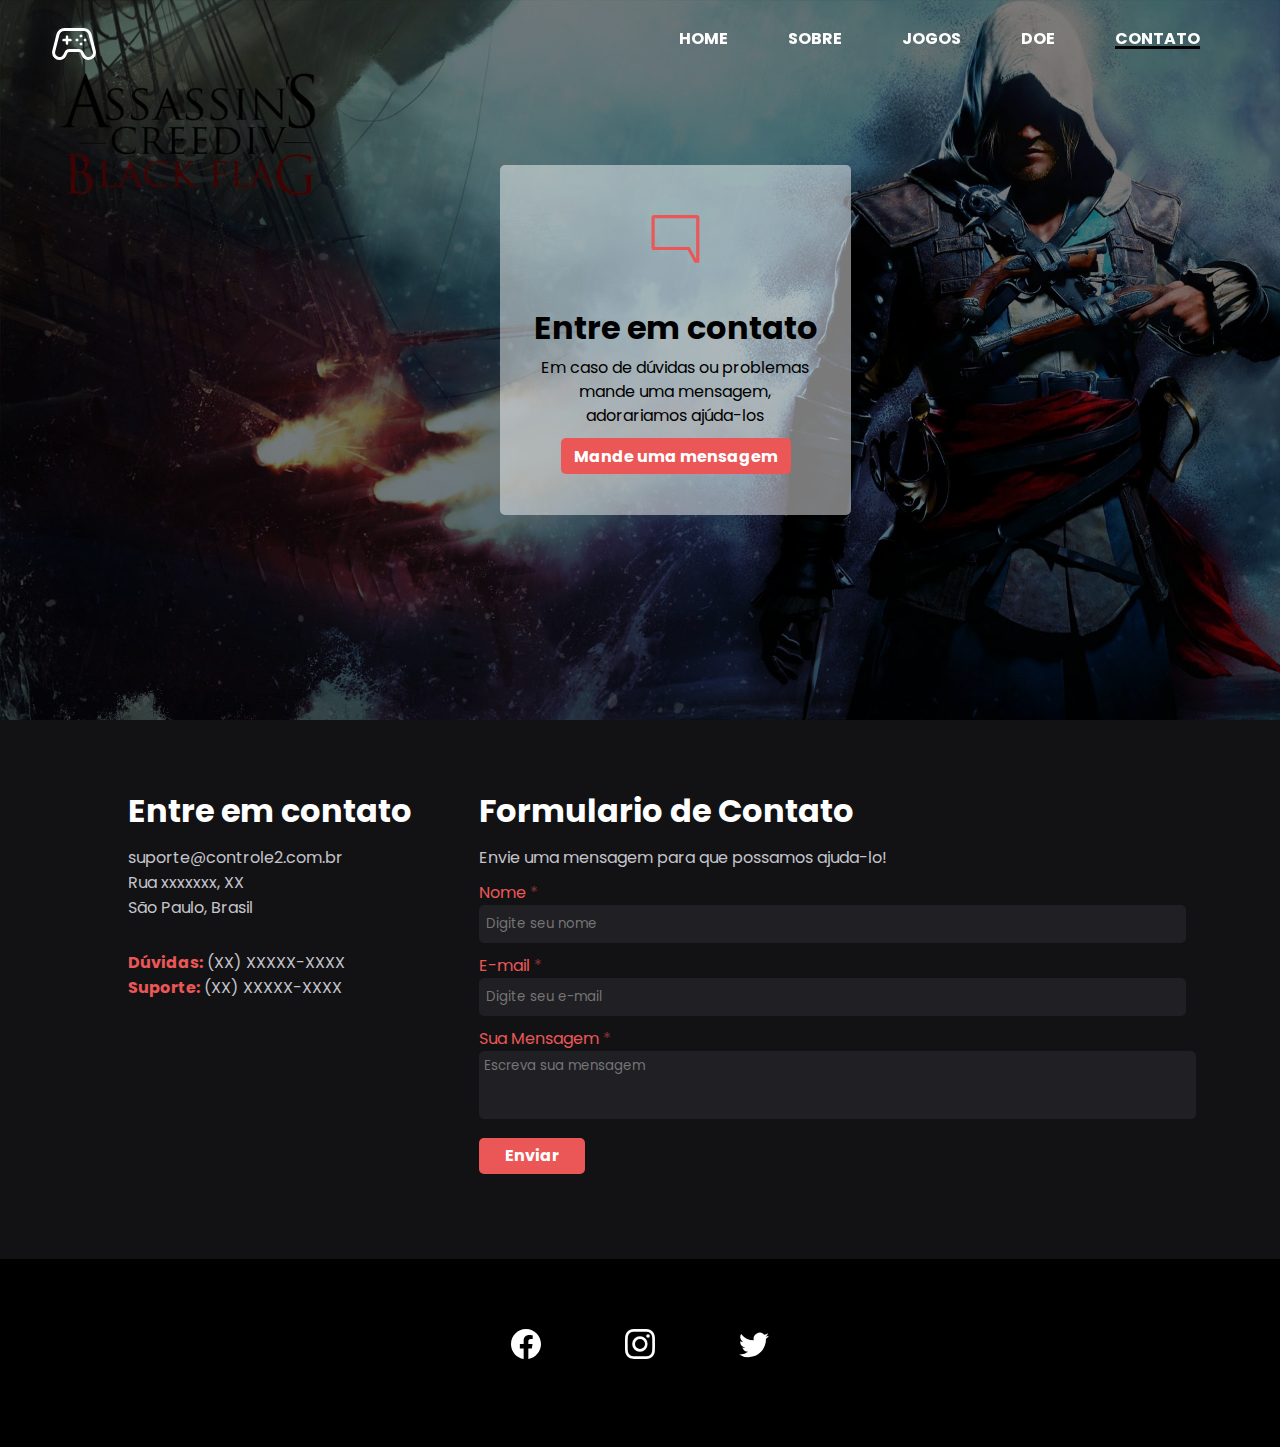
<file: html/contato.html>
<!DOCTYPE html>
<html lang="pt-br">

<head>
    <meta charset="UTF-8">
    <meta http-equiv="X-UA-Compatible" content="IE=edge">
    <meta name="viewport" content="width=device-width, initial-scale=1.0">
    <title>Contato - Controle II</title>

    <!-- FONTES -->
    <link rel="preconnect" href="https://fonts.googleapis.com">
    <link rel="preconnect" href="https://fonts.gstatic.com" crossorigin>
    <link href="https://fonts.googleapis.com/css2?family=Poppins:wght@400;700;800&display=swap" rel="stylesheet">


    <link rel="icon" href="/img/svg/stadia_controller_FILL0_wght400_GRAD0_opsz48.svg">

    <link rel="stylesheet" href="/css/navbar.css">
    <link rel="stylesheet" href="/css/contato.css">
    <link rel="stylesheet" href="/css/footer.css">

</head>

<body>
    <div class="container">

        <header>
            <nav>
                <div class="nav-container">
                    <a href="/index.html">
                        <svg xmlns="http://www.w3.org/2000/svg" fill="white" height="48" width="48">
                            <path
                                d="M9.45 40q-3.15 0-5.2-2.2-2.05-2.2-2.15-5.15 0-.4.05-.9t.15-.9l4.2-16.8q.7-2.65 2.875-4.35Q11.55 8 14.25 8h19.5q2.7 0 4.875 1.7t2.875 4.35l4.2 16.8q.1.45.175.925.075.475.075.925 0 3-2.125 5.15Q41.7 40 38.55 40q-2.1 0-3.9-1.1-1.8-1.1-2.7-3l-1.4-2.9q-.25-.55-.725-.775Q29.35 32 28.75 32h-9.5q-.6 0-1.075.225T17.45 33l-1.4 2.9q-.9 1.9-2.7 3-1.8 1.1-3.9 1.1Zm.15-3q1.1 0 2.125-.575T13.4 34.6l1.4-2.85q.65-1.3 1.825-2.025Q17.8 29 19.25 29h9.5q1.4 0 2.6.75 1.2.75 1.9 2l1.4 2.85q.65 1.25 1.675 1.825T38.45 37q1.7 0 3.05-1.175 1.35-1.175 1.4-3.075 0-.25-.025-.575-.025-.325-.125-.625l-4.2-16.75q-.4-1.7-1.725-2.75Q35.5 11 33.75 11h-19.5q-1.75 0-3.075 1.05Q9.85 13.1 9.45 14.8l-4.2 16.75q-.05.2-.15 1.15 0 1.9 1.4 3.1Q7.9 37 9.6 37ZM27 21.5q-.6 0-1.05-.45-.45-.45-.45-1.1 0-.6.45-1.025.45-.425 1.1-.425.6 0 1.025.425.425.425.425 1.075 0 .6-.425 1.05-.425.45-1.075.45Zm4-4q-.6 0-1.05-.45-.45-.45-.45-1.1 0-.6.45-1.025.45-.425 1.1-.425.6 0 1.025.425.425.425.425 1.075 0 .6-.425 1.05-.425.45-1.075.45Zm0 8q-.6 0-1.05-.45-.45-.45-.45-1.1 0-.6.45-1.025.45-.425 1.1-.425.6 0 1.025.425.425.425.425 1.075 0 .6-.425 1.05-.425.45-1.075.45Zm4-4q-.6 0-1.05-.45-.45-.45-.45-1.1 0-.6.45-1.025.45-.425 1.1-.425.6 0 1.025.425.425.425.425 1.075 0 .6-.425 1.05-.425.45-1.075.45Zm-18 3.25q-.5 0-.875-.375t-.375-.875v-2.25H13.5q-.5 0-.875-.375T12.25 20q0-.5.375-.875t.875-.375h2.25V16.5q0-.5.375-.875T17 15.25q.5 0 .875.375t.375.875v2.25h2.25q.5 0 .875.375t.375.875q0 .5-.375.875t-.875.375h-2.25v2.25q0 .5-.375.875T17 24.75Z" />
                        </svg>
                    </a>

                    <ul>
                        <li><a href="/index.html">HOME</a></li>
                        <li><a href="/html/sobre.html">SOBRE</a></li>
                        <li><a href="/html/jogos.html">JOGOS</a></li>
                        <li><a href="/html/doe.html">DOE</a></li>
                        <li class="nav-select"><a href="/html/contato.html">CONTATO</a></li>
                    </ul>
                </div>
            </nav>
        </header>

        <div class="container-painel">
            <img class="brilho-img" src="/img/wallpaper-ac.jpg" alt="" >

            <div class="conteudo-painel">

                <div class="quadrado">
                    <img src="/img/svg/comment.svg" alt="" width="48px" height="48px">
                    <h2>Entre em contato</h2>
                    <p>
                        Em caso de dúvidas ou problemas mande uma mensagem, 
                        <br>
                        adorariamos ajúda-los
                    </p>
                    <a href="#form"><button>Mande uma mensagem</button></a>
                </div>
            </div>
        </div>

        <div class="container-form">
            <div class="sub-container-form">
                <div class="contato">
                    <h2 class="h2">Entre em contato</h2>
                    <p class="p">
                        suporte@controle2.com.br
                        <br>
                        Rua xxxxxxx, XX
                        <br>
                        São Paulo, Brasil
                    </p>
                    <p class="p p-margin">
                        <strong class="red">Dúvidas:</strong> (XX) XXXXX-XXXX
                        <br>
                        <strong class="red">Suporte:</strong> (XX) XXXXX-XXXX
                    </p>
                </div>
                <div class="container-form-contato" id="form">
                    <h2 class="h2" >Formulario de Contato</h2>
                    <p class="p">Envie uma mensagem para que possamos ajuda-lo!</p>
                    <form action="">
                        <label for="name">Nome <span class="required">*</span> </label>
                        <br>
                        <input type="text" name="name" id="name" placeholder="Digite seu nome" required>
                        <br>
                        <label for="email">E-mail <span class="required">*</span></label>
                        <br>
                        <input type="email" name="email" id="email" placeholder="Digite seu e-mail" required>
                        <br>
                        <label for="">
                            Sua Mensagem <span class="required">*</span>
                            <br>
                            <textarea name="message" id="message" cols="10" rows="10" placeholder="Escreva sua mensagem" required></textarea>
                        </label>
                        <br>
                        <button id="button-form" type="submit">Enviar</button>
                    </form>
                </div>
            </div>
        </div>


        <footer>
            <div class="container-footer">
                <div class="social-midia">
                    <center>
                        <a href=""><img src="/img/svg/facebook.svg" alt=""></a>
                        
                        
                        <a href=""><img src="/img/svg/instagram.svg" alt=""></a>
                        
                    
                        <a href=""><img src="/img/svg/twitter.svg" alt=""></a>
        
                        
                    </center>
                </div>
            </div>
        </footer>




    </div>

    <script src="/js/script.js"></script>
</body>

</html>
</file>
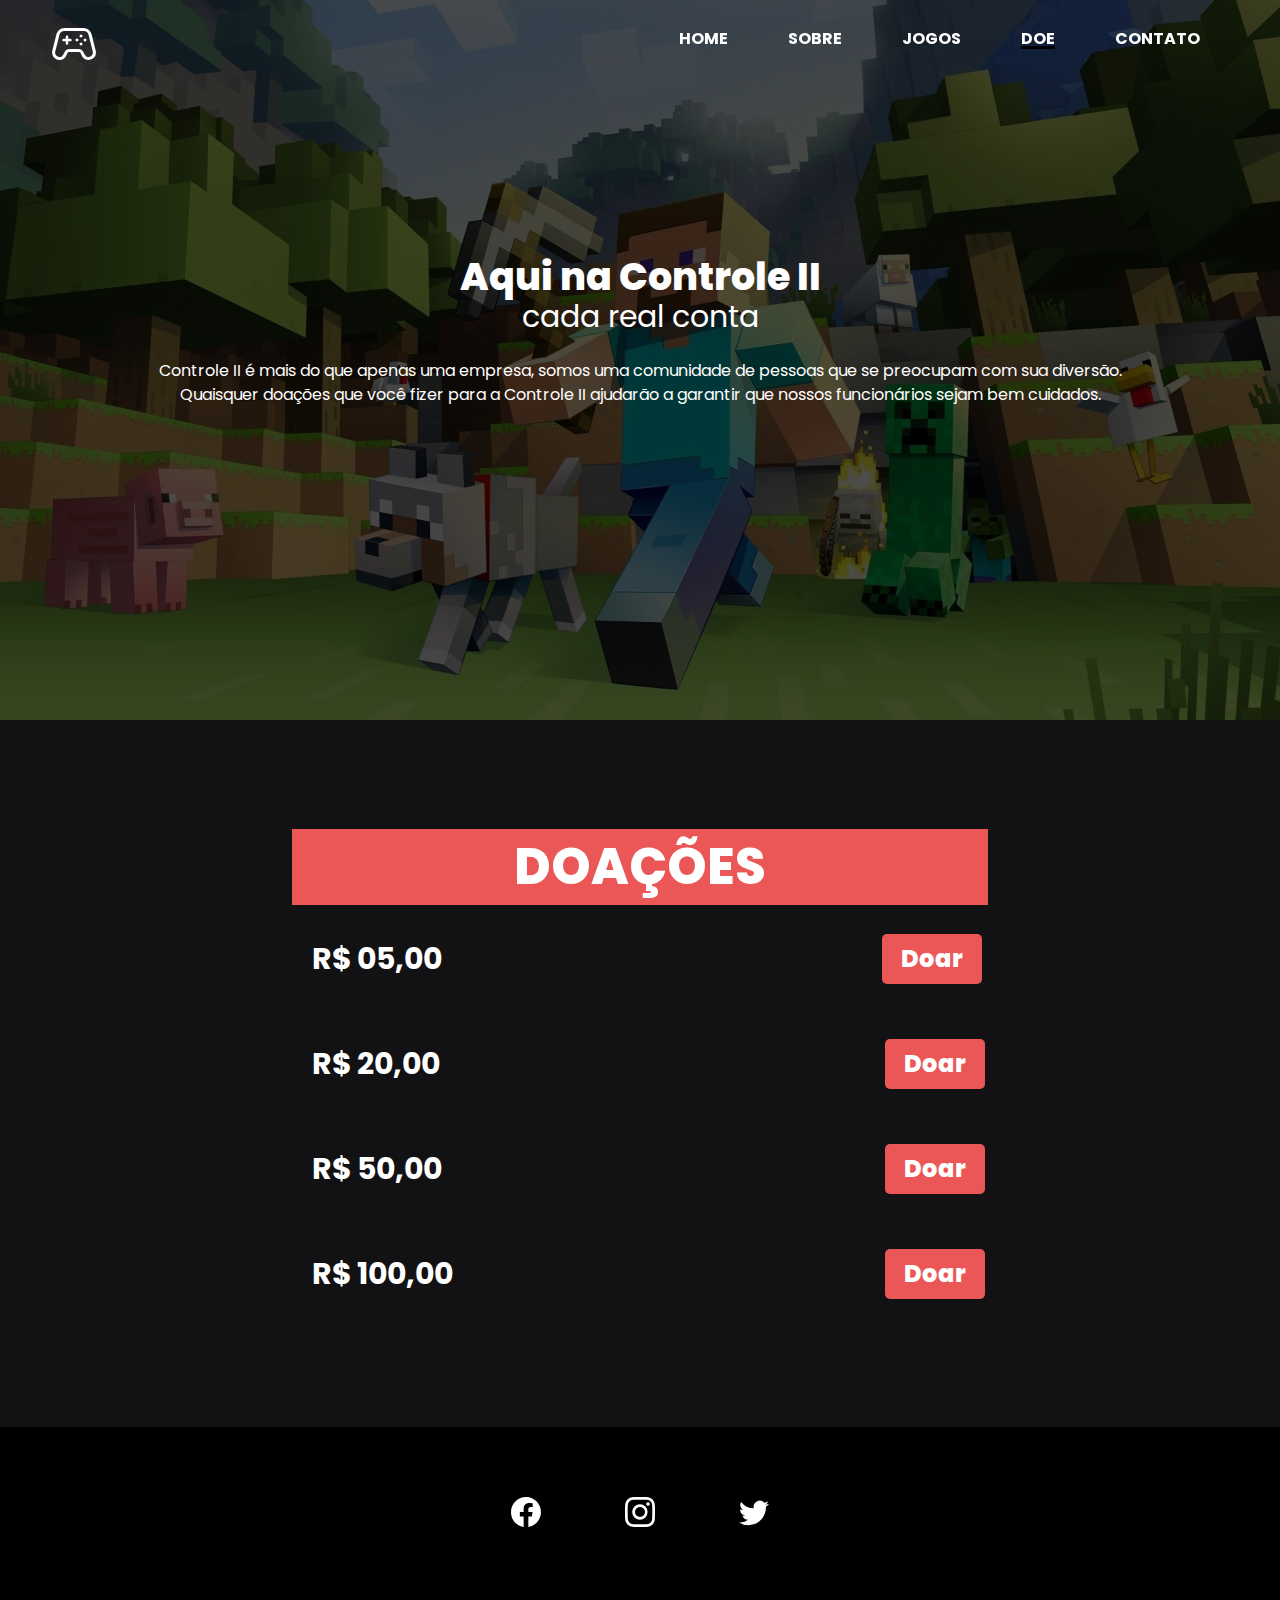
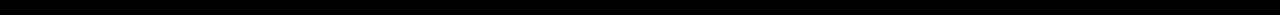
<file: html/doe.html>
<!DOCTYPE html>
<html lang="pt-br">
<head>
    <meta charset="UTF-8">
    <meta http-equiv="X-UA-Compatible" content="IE=edge">
    <meta name="viewport" content="width=device-width, initial-scale=1.0">
    <title>Doe - Controle II</title>

    <!-- FONTES -->
    <link rel="preconnect" href="https://fonts.googleapis.com">
    <link rel="preconnect" href="https://fonts.gstatic.com" crossorigin>
    <link href="https://fonts.googleapis.com/css2?family=Poppins:wght@400;700;800&display=swap" rel="stylesheet">

    <link rel="icon" href="/img/svg/stadia_controller_FILL0_wght400_GRAD0_opsz48.svg">

    <link rel="stylesheet" href="/css/navbar.css">
    <link rel="stylesheet" href="/css/doe.css">
    <link rel="stylesheet" href="/css/footer.css">
</head>
<body>
    
    <div class="container">

        <header>
            <nav>
                <div class="nav-container">
                    <a href="/index.html">
                        <svg xmlns="http://www.w3.org/2000/svg" fill="white" height="48" width="48">
                            <path
                                d="M9.45 40q-3.15 0-5.2-2.2-2.05-2.2-2.15-5.15 0-.4.05-.9t.15-.9l4.2-16.8q.7-2.65 2.875-4.35Q11.55 8 14.25 8h19.5q2.7 0 4.875 1.7t2.875 4.35l4.2 16.8q.1.45.175.925.075.475.075.925 0 3-2.125 5.15Q41.7 40 38.55 40q-2.1 0-3.9-1.1-1.8-1.1-2.7-3l-1.4-2.9q-.25-.55-.725-.775Q29.35 32 28.75 32h-9.5q-.6 0-1.075.225T17.45 33l-1.4 2.9q-.9 1.9-2.7 3-1.8 1.1-3.9 1.1Zm.15-3q1.1 0 2.125-.575T13.4 34.6l1.4-2.85q.65-1.3 1.825-2.025Q17.8 29 19.25 29h9.5q1.4 0 2.6.75 1.2.75 1.9 2l1.4 2.85q.65 1.25 1.675 1.825T38.45 37q1.7 0 3.05-1.175 1.35-1.175 1.4-3.075 0-.25-.025-.575-.025-.325-.125-.625l-4.2-16.75q-.4-1.7-1.725-2.75Q35.5 11 33.75 11h-19.5q-1.75 0-3.075 1.05Q9.85 13.1 9.45 14.8l-4.2 16.75q-.05.2-.15 1.15 0 1.9 1.4 3.1Q7.9 37 9.6 37ZM27 21.5q-.6 0-1.05-.45-.45-.45-.45-1.1 0-.6.45-1.025.45-.425 1.1-.425.6 0 1.025.425.425.425.425 1.075 0 .6-.425 1.05-.425.45-1.075.45Zm4-4q-.6 0-1.05-.45-.45-.45-.45-1.1 0-.6.45-1.025.45-.425 1.1-.425.6 0 1.025.425.425.425.425 1.075 0 .6-.425 1.05-.425.45-1.075.45Zm0 8q-.6 0-1.05-.45-.45-.45-.45-1.1 0-.6.45-1.025.45-.425 1.1-.425.6 0 1.025.425.425.425.425 1.075 0 .6-.425 1.05-.425.45-1.075.45Zm4-4q-.6 0-1.05-.45-.45-.45-.45-1.1 0-.6.45-1.025.45-.425 1.1-.425.6 0 1.025.425.425.425.425 1.075 0 .6-.425 1.05-.425.45-1.075.45Zm-18 3.25q-.5 0-.875-.375t-.375-.875v-2.25H13.5q-.5 0-.875-.375T12.25 20q0-.5.375-.875t.875-.375h2.25V16.5q0-.5.375-.875T17 15.25q.5 0 .875.375t.375.875v2.25h2.25q.5 0 .875.375t.375.875q0 .5-.375.875t-.875.375h-2.25v2.25q0 .5-.375.875T17 24.75Z" />
                        </svg>
                    </a>
    
                    <ul>
                        <li><a href="/index.html">HOME</a></li>
                        <li><a href="/html/sobre.html">SOBRE</a></li>
                        <li><a href="jogos.html">JOGOS</a></li>
                        <li class="nav-select"><a href="doe.html">DOE</a></li>
                        <li><a href="contato.html">CONTATO</a></li>
                    </ul>
                </div>
            </nav>
        </header>



        <div class="container-painel">
            <img  class="brilho-img" src="/img/wallpaper-minecraft.jpg" alt="" id="minecraft">

            <div class="conteudo-painel">
                <h1>Aqui na Controle II</h1>
                <span>cada real conta</span>
                <p>
                    Controle II é mais do que apenas uma empresa, somos uma comunidade de pessoas que se preocupam com sua diversão.
                    <br> 
                    Quaisquer doações que você fizer para a Controle II ajudarão a garantir que nossos funcionários sejam bem cuidados.
                </p>
            </div>
        </div>



        <center>
        <div class="table">
            <table border="0">
                <thead>
                    <tr>
                        <th colspan="2" id="titulo">DOAÇÕES</th>
                    </tr>
                </thead>
                <tbody>
                    <tr>
                        <td class="valor">R$ 05,00</td>
                        <td>
                            <form action="/html/doacao/5.html">
                                <button class="button" type="submit">Doar</button>
                            </form>
                        </td>
                    </tr>
                    <tr>
                        <td class="valor">R$ 20,00</td>
                        <td>
                            <center>
                                <form action="/html/doacao/20.html">
                                    <button class="button" type="submit">Doar</button>
                                </form>
                            </center>
                        </td>
                    </tr>
                    <tr>
                        <td class="valor">R$ 50,00</td>
                        <td>
                            <center>
                                <form action="/html/doacao/50.html">
                                    <button class="button" type="submit">Doar</button>
                                </form>
                            </center>
                        </td>
                    </tr>
                    <tr>
                        <td class="valor">R$ 100,00</td>
                        <td>
                            <center>
                                <form action="/html/doacao/100.html">
                                    <button class="button" type="submit">Doar</button>
                                </form>
                            </center>
                        </td>
                    </tr>
                </tbody>
            </table>

        </div>
        </center>




        <footer>
            <div class="container-footer">
                <div class="social-midia">
                    <center>
                        <a href=""><img src="/img/svg/facebook.svg" alt=""></a>
                        
                        
                        <a href=""><img src="/img/svg/instagram.svg" alt=""></a>
                        
                    
                        <a href=""><img src="/img/svg/twitter.svg" alt=""></a>
        
                        
                    </center>
                </div>
            </div>
        </footer>


    </div>

    <script src="/js/script.js"></script>
</body>
</html>
</file>
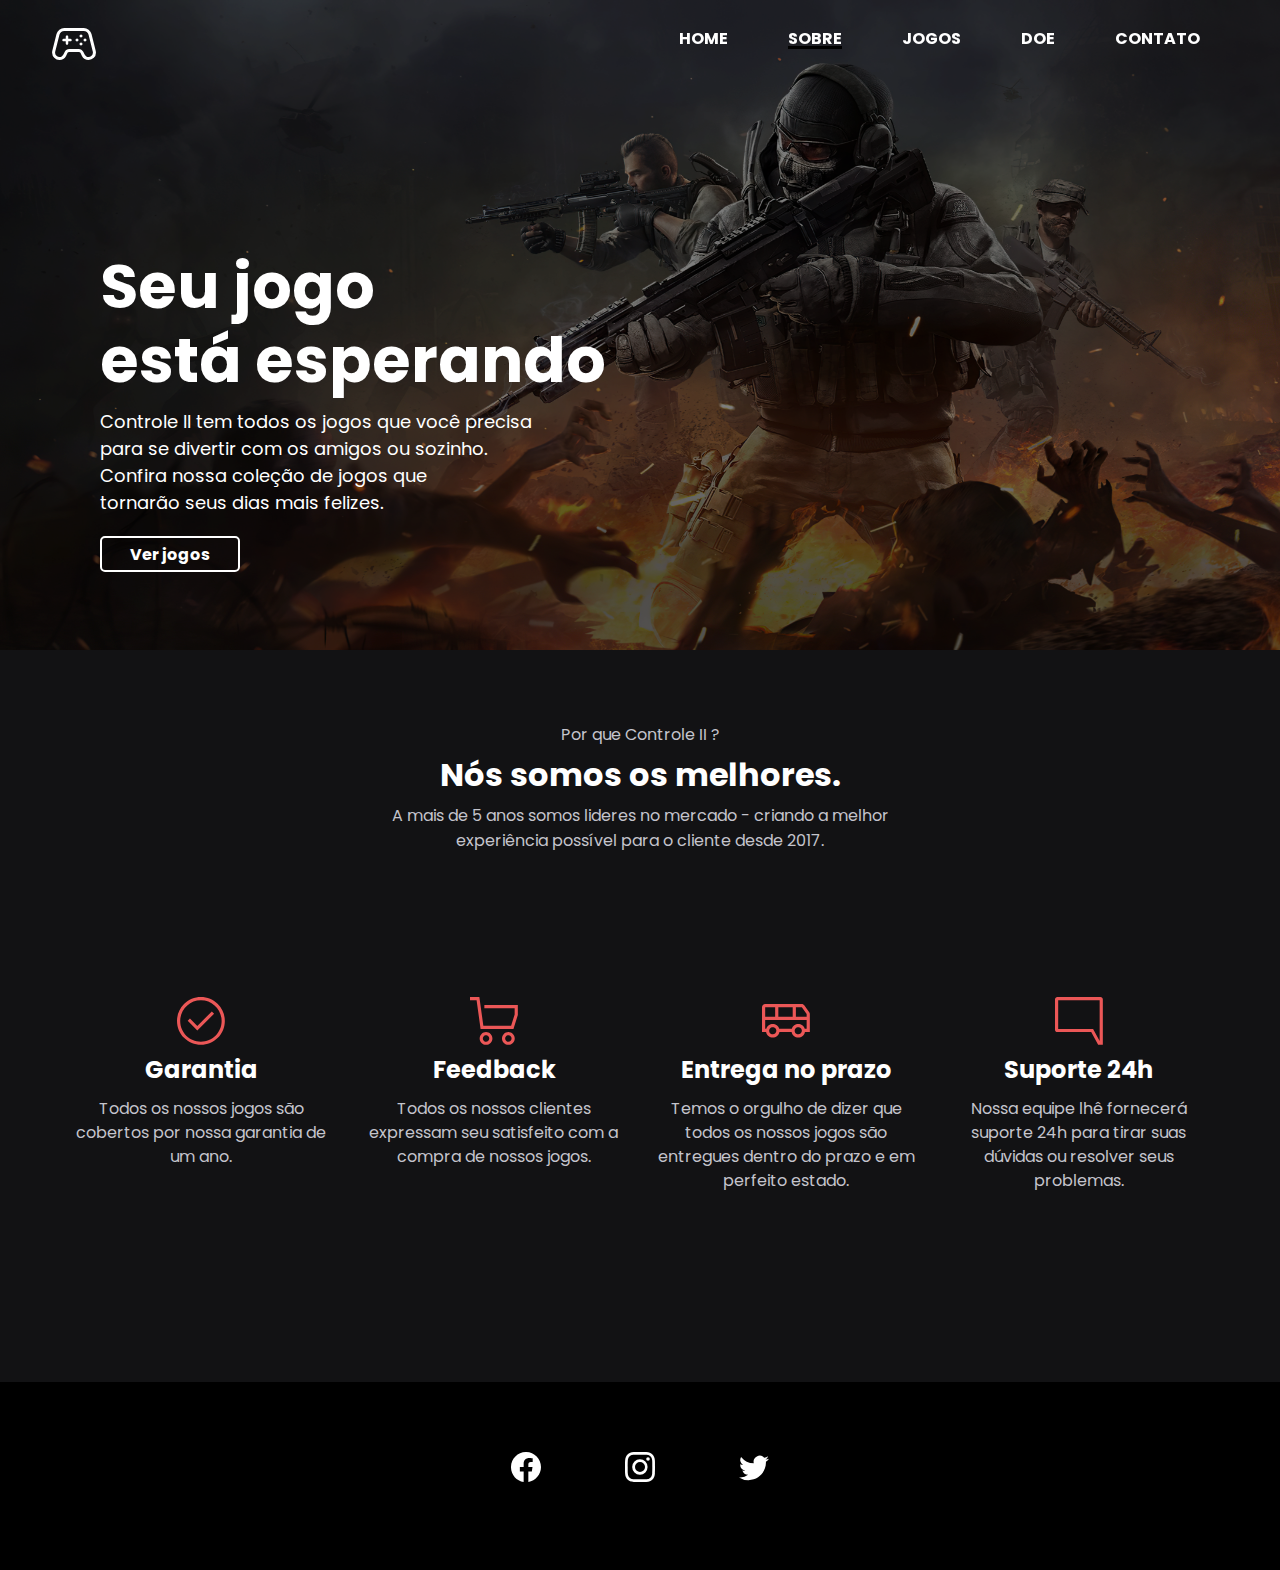
<file: html/sobre.html>
<!DOCTYPE html>
<html lang="pt-br">
<head>
    <meta charset="UTF-8">
    <meta http-equiv="X-UA-Compatible" content="IE=edge">
    <meta name="viewport" content="width=device-width, initial-scale=1.0">
    <title>Sobre - Controle II</title>

    <!-- FONTES -->
    <link rel="preconnect" href="https://fonts.googleapis.com">
    <link rel="preconnect" href="https://fonts.gstatic.com" crossorigin>
    <link href="https://fonts.googleapis.com/css2?family=Poppins:wght@400;700;800&display=swap" rel="stylesheet">

    <link rel="icon" href="/img/svg/stadia_controller_FILL0_wght400_GRAD0_opsz48.svg">

    <link rel="stylesheet" href="/css/navbar.css">
    <link rel="stylesheet" href="/css/sobre.css">
    <link rel="stylesheet" href="/css/footer.css">

</head>
<body>
    <div class="container">

        <header>
            <nav>
                <div class="nav-container">
                    <a href="/index.html">
                        <svg xmlns="http://www.w3.org/2000/svg" fill="white" height="48" width="48">
                            <path
                                d="M9.45 40q-3.15 0-5.2-2.2-2.05-2.2-2.15-5.15 0-.4.05-.9t.15-.9l4.2-16.8q.7-2.65 2.875-4.35Q11.55 8 14.25 8h19.5q2.7 0 4.875 1.7t2.875 4.35l4.2 16.8q.1.45.175.925.075.475.075.925 0 3-2.125 5.15Q41.7 40 38.55 40q-2.1 0-3.9-1.1-1.8-1.1-2.7-3l-1.4-2.9q-.25-.55-.725-.775Q29.35 32 28.75 32h-9.5q-.6 0-1.075.225T17.45 33l-1.4 2.9q-.9 1.9-2.7 3-1.8 1.1-3.9 1.1Zm.15-3q1.1 0 2.125-.575T13.4 34.6l1.4-2.85q.65-1.3 1.825-2.025Q17.8 29 19.25 29h9.5q1.4 0 2.6.75 1.2.75 1.9 2l1.4 2.85q.65 1.25 1.675 1.825T38.45 37q1.7 0 3.05-1.175 1.35-1.175 1.4-3.075 0-.25-.025-.575-.025-.325-.125-.625l-4.2-16.75q-.4-1.7-1.725-2.75Q35.5 11 33.75 11h-19.5q-1.75 0-3.075 1.05Q9.85 13.1 9.45 14.8l-4.2 16.75q-.05.2-.15 1.15 0 1.9 1.4 3.1Q7.9 37 9.6 37ZM27 21.5q-.6 0-1.05-.45-.45-.45-.45-1.1 0-.6.45-1.025.45-.425 1.1-.425.6 0 1.025.425.425.425.425 1.075 0 .6-.425 1.05-.425.45-1.075.45Zm4-4q-.6 0-1.05-.45-.45-.45-.45-1.1 0-.6.45-1.025.45-.425 1.1-.425.6 0 1.025.425.425.425.425 1.075 0 .6-.425 1.05-.425.45-1.075.45Zm0 8q-.6 0-1.05-.45-.45-.45-.45-1.1 0-.6.45-1.025.45-.425 1.1-.425.6 0 1.025.425.425.425.425 1.075 0 .6-.425 1.05-.425.45-1.075.45Zm4-4q-.6 0-1.05-.45-.45-.45-.45-1.1 0-.6.45-1.025.45-.425 1.1-.425.6 0 1.025.425.425.425.425 1.075 0 .6-.425 1.05-.425.45-1.075.45Zm-18 3.25q-.5 0-.875-.375t-.375-.875v-2.25H13.5q-.5 0-.875-.375T12.25 20q0-.5.375-.875t.875-.375h2.25V16.5q0-.5.375-.875T17 15.25q.5 0 .875.375t.375.875v2.25h2.25q.5 0 .875.375t.375.875q0 .5-.375.875t-.875.375h-2.25v2.25q0 .5-.375.875T17 24.75Z" />
                        </svg>
                    </a>
    
                    <ul>
                        <li><a href="/index.html">HOME</a></li>
                        <li class="nav-select"><a href="/html/sobre.html">SOBRE</a></li>
                        <li><a href="jogos.html">JOGOS</a></li>
                        <li><a href="doe.html">DOE</a></li>
                        <li><a href="contato.html">CONTATO</a></li>
                    </ul>
                </div>
            </nav>
        </header>



        <div class="container-painel">
            <img class="brilho-img" src="/img/wallpaper-cod.jpg" alt="" >
            <div class="conteudo-painel">
                <h1>Seu jogo 
                    <br>
                    está esperando
                </h1>
                <p>Controle II tem todos os jogos que você precisa
                    <br> 
                    para se divertir com os amigos ou sozinho.  
                    <br>
                    Confira nossa coleção de jogos que 
                    <br>  
                    tornarão seus dias mais felizes.
                </p>
                <form action="jogos.html">
                    <button type="submit" class="transition">Ver jogos</button>
                </form>
            </div>
        </div>

        <div class="container-pq">
            <center>
            <div class="texto">
                
                <p id="titulo">Por que Controle II ?</p>
                <h2>
                    Nós somos os melhores.
                </h2>
                <p>
                    A mais de 5 anos somos lideres no mercado - 
                    criando a melhor experiência possível para o cliente desde 2017.
                </p>
                
            </div>
            </center>
        </div>


        <div class="container-img">
            <center>
            <div class="list">
                
                <div class="conteudo">
                    <img src="/img/svg/check.svg" alt="">
                    <h3>Garantia</h3>
                    <p>Todos os nossos jogos são cobertos por nossa garantia de um ano.</p>
                </div>

                <div class="conteudo">
                    <img src="/img/svg/carrinho.svg" alt="">
                    <h3>Feedback</h3>
                    <p>Todos os nossos clientes expressam seu satisfeito com a compra de nossos jogos.</p>
                </div>

                <div class="conteudo">
                    <img src="/img/svg/onibus.svg" alt="">
                    <h3>Entrega no prazo</h3>
                    <p>Temos o orgulho de dizer que todos os nossos jogos são entregues dentro do prazo e em perfeito estado.</p>
                </div>

                <div class="conteudo">
                    <img src="/img/svg/comment.svg" alt="">
                    <h3>Suporte 24h</h3>
                    <p>Nossa equipe lhê fornecerá suporte 24h para tirar suas dúvidas ou resolver seus problemas.</p>
                </div>
            

            </center>
            </div>

        

        </div>


        <footer>
            <div class="container-footer">
                <div class="social-midia">
                    <center>
                        <a href=""><img src="/img/svg/facebook.svg" alt=""></a>
                        
                        
                        <a href=""><img src="/img/svg/instagram.svg" alt=""></a>
                        
                    
                        <a href=""><img src="/img/svg/twitter.svg" alt=""></a>
        
                        
                    </center>
                </div>
            </div>
        </footer>


    </div>


    <script src="/js/script.js"></script>
</body>
</html>
</file>
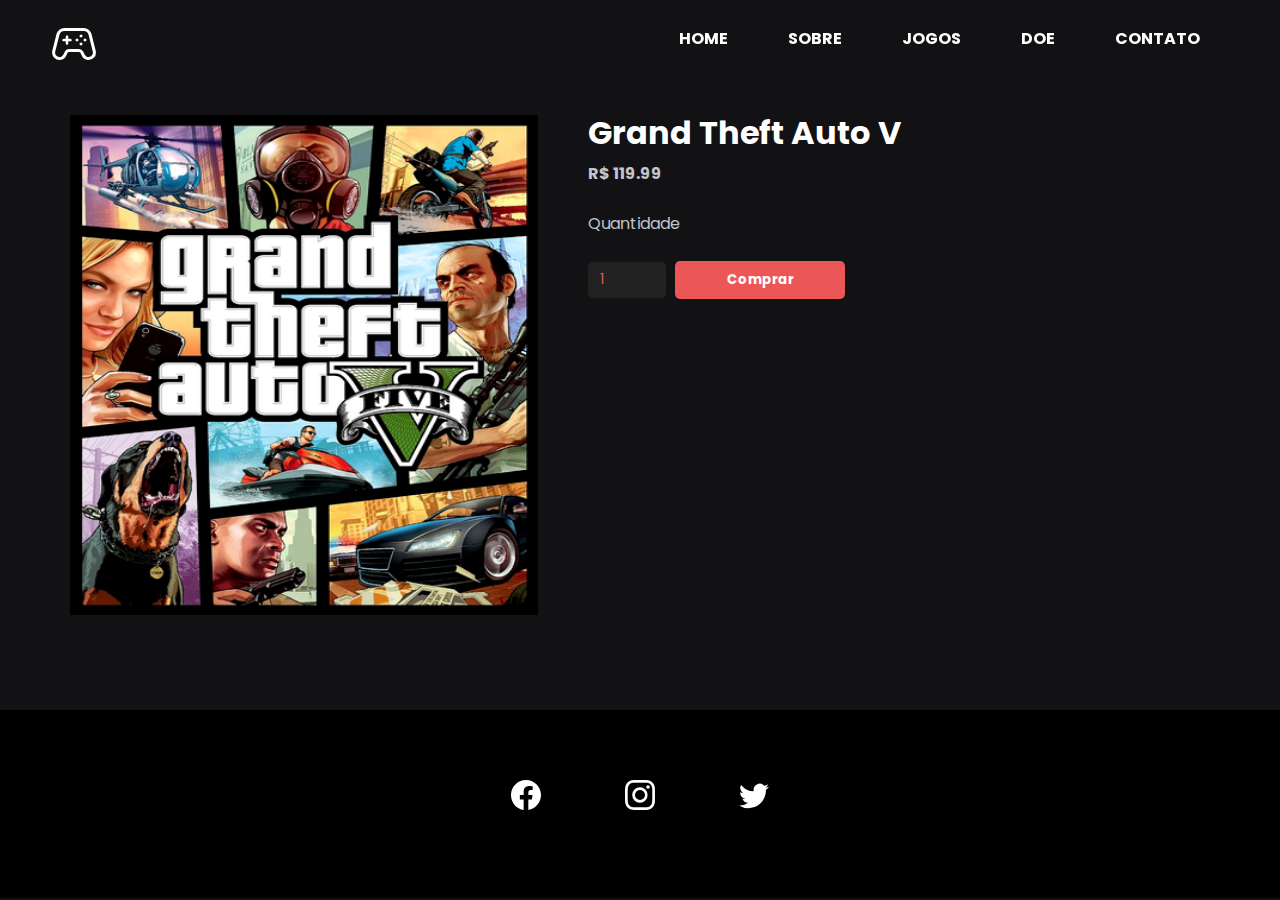
<file: html/detalhes/gta.html>
<!DOCTYPE html>
<html lang="pt-br">

<head>
  <meta charset="UTF-8">
  <meta http-equiv="X-UA-Compatible" content="IE=edge">
  <meta name="viewport" content="width=device-width, initial-scale=1.0">
  <title>Jogos - Controle II</title>

  <!-- FONTES -->
  <link rel="preconnect" href="https://fonts.googleapis.com">
  <link rel="preconnect" href="https://fonts.gstatic.com" crossorigin>
  <link href="https://fonts.googleapis.com/css2?family=Poppins:wght@400;700;800&display=swap" rel="stylesheet">

  <link rel="icon" href="/img/svg/stadia_controller_FILL0_wght400_GRAD0_opsz48.svg">

  <link rel="stylesheet" href="/css/navbar.css">
  <link rel="stylesheet" href="/css/pag-doe.css">
  <link rel="stylesheet" href="/css/footer.css">

</head>

<body>

  <div class="container">
    <header>
      <nav>
        <div class="nav-container">
          <a href="/index.html">
            <svg xmlns="http://www.w3.org/2000/svg" fill="white" height="48" width="48">
              <path
                d="M9.45 40q-3.15 0-5.2-2.2-2.05-2.2-2.15-5.15 0-.4.05-.9t.15-.9l4.2-16.8q.7-2.65 2.875-4.35Q11.55 8 14.25 8h19.5q2.7 0 4.875 1.7t2.875 4.35l4.2 16.8q.1.45.175.925.075.475.075.925 0 3-2.125 5.15Q41.7 40 38.55 40q-2.1 0-3.9-1.1-1.8-1.1-2.7-3l-1.4-2.9q-.25-.55-.725-.775Q29.35 32 28.75 32h-9.5q-.6 0-1.075.225T17.45 33l-1.4 2.9q-.9 1.9-2.7 3-1.8 1.1-3.9 1.1Zm.15-3q1.1 0 2.125-.575T13.4 34.6l1.4-2.85q.65-1.3 1.825-2.025Q17.8 29 19.25 29h9.5q1.4 0 2.6.75 1.2.75 1.9 2l1.4 2.85q.65 1.25 1.675 1.825T38.45 37q1.7 0 3.05-1.175 1.35-1.175 1.4-3.075 0-.25-.025-.575-.025-.325-.125-.625l-4.2-16.75q-.4-1.7-1.725-2.75Q35.5 11 33.75 11h-19.5q-1.75 0-3.075 1.05Q9.85 13.1 9.45 14.8l-4.2 16.75q-.05.2-.15 1.15 0 1.9 1.4 3.1Q7.9 37 9.6 37ZM27 21.5q-.6 0-1.05-.45-.45-.45-.45-1.1 0-.6.45-1.025.45-.425 1.1-.425.6 0 1.025.425.425.425.425 1.075 0 .6-.425 1.05-.425.45-1.075.45Zm4-4q-.6 0-1.05-.45-.45-.45-.45-1.1 0-.6.45-1.025.45-.425 1.1-.425.6 0 1.025.425.425.425.425 1.075 0 .6-.425 1.05-.425.45-1.075.45Zm0 8q-.6 0-1.05-.45-.45-.45-.45-1.1 0-.6.45-1.025.45-.425 1.1-.425.6 0 1.025.425.425.425.425 1.075 0 .6-.425 1.05-.425.45-1.075.45Zm4-4q-.6 0-1.05-.45-.45-.45-.45-1.1 0-.6.45-1.025.45-.425 1.1-.425.6 0 1.025.425.425.425.425 1.075 0 .6-.425 1.05-.425.45-1.075.45Zm-18 3.25q-.5 0-.875-.375t-.375-.875v-2.25H13.5q-.5 0-.875-.375T12.25 20q0-.5.375-.875t.875-.375h2.25V16.5q0-.5.375-.875T17 15.25q.5 0 .875.375t.375.875v2.25h2.25q.5 0 .875.375t.375.875q0 .5-.375.875t-.875.375h-2.25v2.25q0 .5-.375.875T17 24.75Z" />
            </svg>
          </a>

          <ul>
            <li><a href="/index.html">HOME</a></li>
            <li><a href="/html/sobre.html">SOBRE</a></li>
            <li><a href="/html/jogos.html">JOGOS</a></li>
            <li><a href="/html/doe.html">DOE</a></li>
            <li><a href="/html/contato.html">CONTATO</a></li>
          </ul>
        </div>
      </nav>
    </header>


    <section>
      <div class="container">
        <div class="quadrado">
          <img src="/img/Grand_Theft_Auto_V_capa.png" alt="">
        </div>

        <div>
          <h2>Grand Theft Auto V</h2>
          <span>R$ 119.99</span>
          <br><br>
          <div class="quantidade">
            <label for="quantidade">Quantidade</label>
            <br><br>
            <input type="number" name="quantidade" id="quantidade" value="1">
            <input type="button" value="Comprar" id="add-cart">
          </div>
          
          <iframe width="731" height="411" src="https://www.youtube.com/embed/QkkoHAzjnUs" title="Grand Theft Auto V Trailer" frameborder="0" allow="accelerometer; autoplay; clipboard-write; encrypted-media; gyroscope; picture-in-picture" allowfullscreen></iframe>

        </div>
      </div>
    </section>


    <footer>
      <div class="container-footer">
        <div class="social-midia">
          <center>
            <a href=""><img src="/img/svg/facebook.svg" alt=""></a>


            <a href=""><img src="/img/svg/instagram.svg" alt=""></a>


            <a href=""><img src="/img/svg/twitter.svg" alt=""></a>


          </center>
        </div>
      </div>
    </footer>

  </div>

  <script src="/js/script.js"></script>
</body>

</html>
</file>
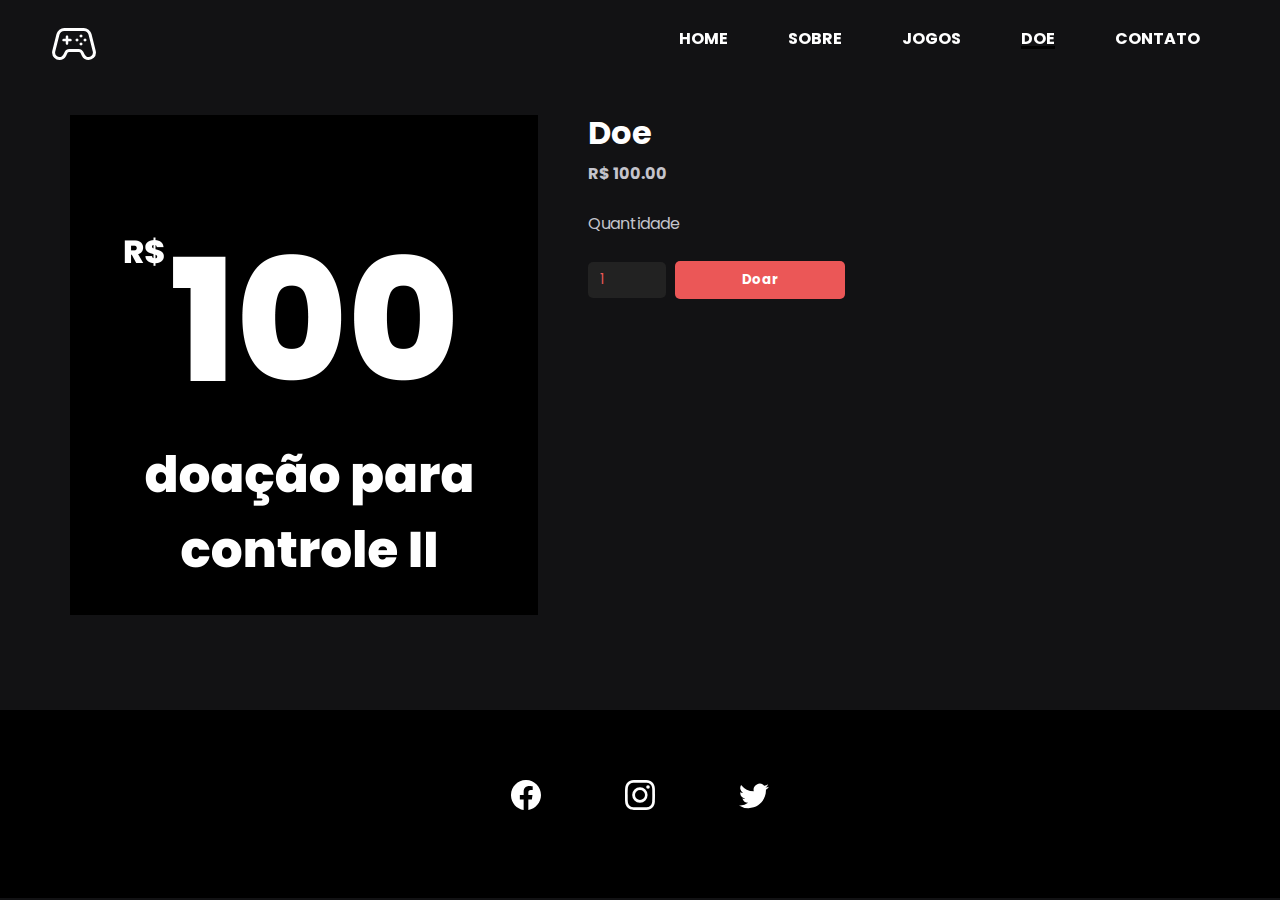
<file: html/doacao/100.html>
<!DOCTYPE html>
<html lang="en">

<head>
  <meta charset="UTF-8">
  <meta http-equiv="X-UA-Compatible" content="IE=edge">
  <meta name="viewport" content="width=device-width, initial-scale=1.0">
  <title>Doe - Controle II</title>

  <!-- FONTES -->
  <link rel="preconnect" href="https://fonts.googleapis.com">
  <link rel="preconnect" href="https://fonts.gstatic.com" crossorigin>
  <link href="https://fonts.googleapis.com/css2?family=Poppins:wght@400;700;800&display=swap" rel="stylesheet">

  <link rel="icon" href="/img/svg/stadia_controller_FILL0_wght400_GRAD0_opsz48.svg">

  <link rel="stylesheet" href="/css/navbar.css">
  <link rel="stylesheet" href="/css/pag-doe.css">
  <link rel="stylesheet" href="/css/footer.css">

</head>

<body>

  <div class="container">
    <header>
      <nav>
        <div class="nav-container">
          <a href="/index.html">
            <svg xmlns="http://www.w3.org/2000/svg" fill="white" height="48" width="48">
              <path
                d="M9.45 40q-3.15 0-5.2-2.2-2.05-2.2-2.15-5.15 0-.4.05-.9t.15-.9l4.2-16.8q.7-2.65 2.875-4.35Q11.55 8 14.25 8h19.5q2.7 0 4.875 1.7t2.875 4.35l4.2 16.8q.1.45.175.925.075.475.075.925 0 3-2.125 5.15Q41.7 40 38.55 40q-2.1 0-3.9-1.1-1.8-1.1-2.7-3l-1.4-2.9q-.25-.55-.725-.775Q29.35 32 28.75 32h-9.5q-.6 0-1.075.225T17.45 33l-1.4 2.9q-.9 1.9-2.7 3-1.8 1.1-3.9 1.1Zm.15-3q1.1 0 2.125-.575T13.4 34.6l1.4-2.85q.65-1.3 1.825-2.025Q17.8 29 19.25 29h9.5q1.4 0 2.6.75 1.2.75 1.9 2l1.4 2.85q.65 1.25 1.675 1.825T38.45 37q1.7 0 3.05-1.175 1.35-1.175 1.4-3.075 0-.25-.025-.575-.025-.325-.125-.625l-4.2-16.75q-.4-1.7-1.725-2.75Q35.5 11 33.75 11h-19.5q-1.75 0-3.075 1.05Q9.85 13.1 9.45 14.8l-4.2 16.75q-.05.2-.15 1.15 0 1.9 1.4 3.1Q7.9 37 9.6 37ZM27 21.5q-.6 0-1.05-.45-.45-.45-.45-1.1 0-.6.45-1.025.45-.425 1.1-.425.6 0 1.025.425.425.425.425 1.075 0 .6-.425 1.05-.425.45-1.075.45Zm4-4q-.6 0-1.05-.45-.45-.45-.45-1.1 0-.6.45-1.025.45-.425 1.1-.425.6 0 1.025.425.425.425.425 1.075 0 .6-.425 1.05-.425.45-1.075.45Zm0 8q-.6 0-1.05-.45-.45-.45-.45-1.1 0-.6.45-1.025.45-.425 1.1-.425.6 0 1.025.425.425.425.425 1.075 0 .6-.425 1.05-.425.45-1.075.45Zm4-4q-.6 0-1.05-.45-.45-.45-.45-1.1 0-.6.45-1.025.45-.425 1.1-.425.6 0 1.025.425.425.425.425 1.075 0 .6-.425 1.05-.425.45-1.075.45Zm-18 3.25q-.5 0-.875-.375t-.375-.875v-2.25H13.5q-.5 0-.875-.375T12.25 20q0-.5.375-.875t.875-.375h2.25V16.5q0-.5.375-.875T17 15.25q.5 0 .875.375t.375.875v2.25h2.25q.5 0 .875.375t.375.875q0 .5-.375.875t-.875.375h-2.25v2.25q0 .5-.375.875T17 24.75Z" />
            </svg>
          </a>

          <ul>
            <li><a href="/index.html">HOME</a></li>
            <li><a href="/html/sobre.html">SOBRE</a></li>
            <li><a href="jogos.html">JOGOS</a></li>
            <li class="nav-select"><a href="doe.html">DOE</a></li>
            <li><a href="contato.html">CONTATO</a></li>
          </ul>
        </div>
      </nav>
    </header>



    <section>
      <div class="container">
        <div class="quadrado">
          <img src="/img/doacao-100.png" alt="">
        </div>

        <div>
          <h2>Doe</h2>
          <span>R$ 100.00 </span>
          <br><br>
          <div class="quantidade">
            <label for="quantidade">Quantidade</label>
            <br><br>
            <input type="number" name="quantidade" id="quantidade" value="1">
            <input type="button" value="Doar" id="add-cart">
          </div>
        </div>
      </div>
    </section>


    <footer>
      <div class="container-footer">
        <div class="social-midia">
          <center>
            <a href=""><img src="/img/svg/facebook.svg" alt=""></a>


            <a href=""><img src="/img/svg/instagram.svg" alt=""></a>


            <a href=""><img src="/img/svg/twitter.svg" alt=""></a>


          </center>
        </div>
      </div>
    </footer>

  </div>

  <script src="/js/script.js"></script>
</body>

</html>
</file>
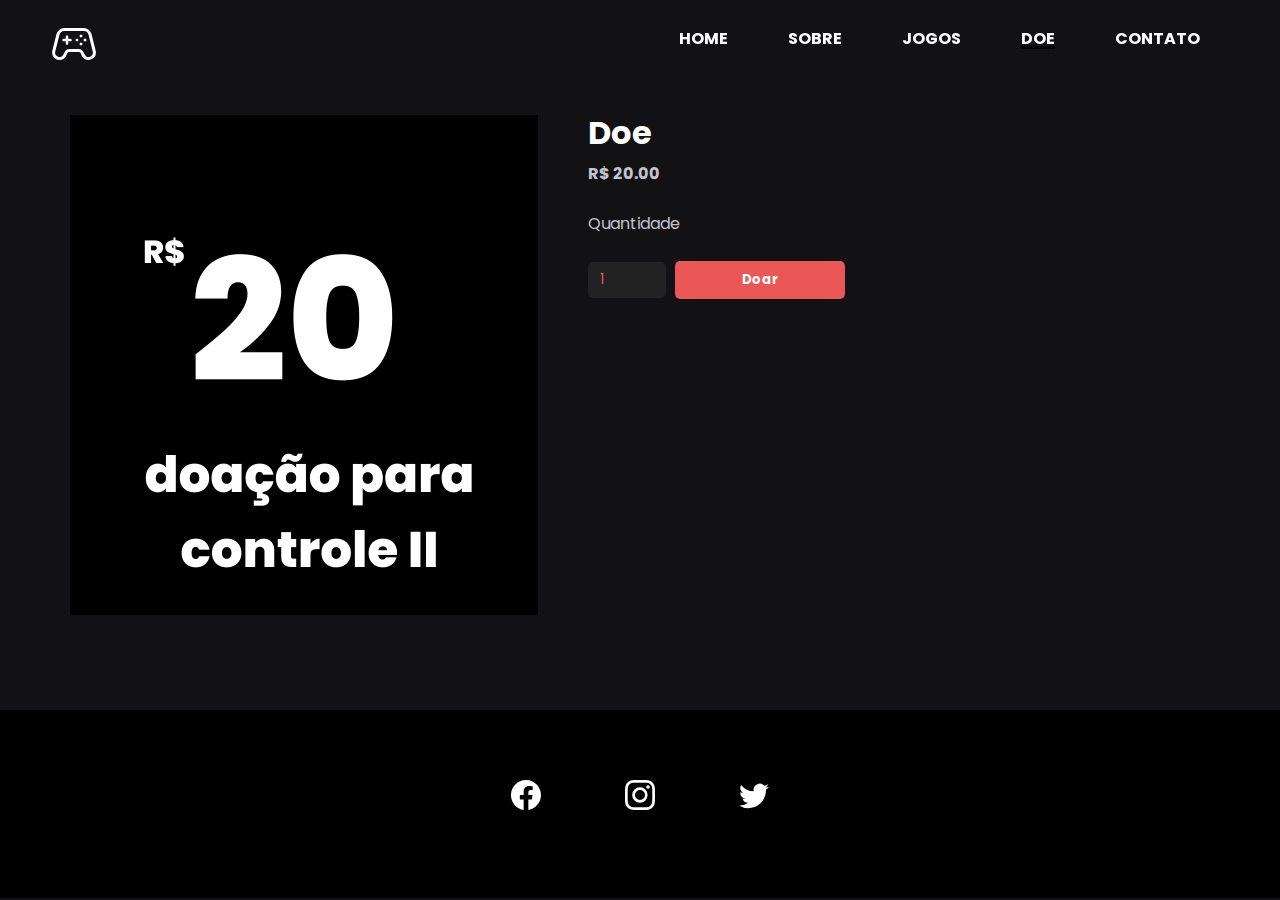
<file: html/doacao/20.html>
<!DOCTYPE html>
<html lang="en">

<head>
  <meta charset="UTF-8">
  <meta http-equiv="X-UA-Compatible" content="IE=edge">
  <meta name="viewport" content="width=device-width, initial-scale=1.0">
  <title>Doe - Controle II</title>

  <!-- FONTES -->
  <link rel="preconnect" href="https://fonts.googleapis.com">
  <link rel="preconnect" href="https://fonts.gstatic.com" crossorigin>
  <link href="https://fonts.googleapis.com/css2?family=Poppins:wght@400;700;800&display=swap" rel="stylesheet">

  <link rel="icon" href="/img/svg/stadia_controller_FILL0_wght400_GRAD0_opsz48.svg">

  <link rel="stylesheet" href="/css/navbar.css">
  <link rel="stylesheet" href="/css/pag-doe.css">
  <link rel="stylesheet" href="/css/footer.css">

</head>

<body>

  <div class="container">
    <header>
      <nav>
        <div class="nav-container">
          <a href="/index.html">
            <svg xmlns="http://www.w3.org/2000/svg" fill="white" height="48" width="48">
              <path
                d="M9.45 40q-3.15 0-5.2-2.2-2.05-2.2-2.15-5.15 0-.4.05-.9t.15-.9l4.2-16.8q.7-2.65 2.875-4.35Q11.55 8 14.25 8h19.5q2.7 0 4.875 1.7t2.875 4.35l4.2 16.8q.1.45.175.925.075.475.075.925 0 3-2.125 5.15Q41.7 40 38.55 40q-2.1 0-3.9-1.1-1.8-1.1-2.7-3l-1.4-2.9q-.25-.55-.725-.775Q29.35 32 28.75 32h-9.5q-.6 0-1.075.225T17.45 33l-1.4 2.9q-.9 1.9-2.7 3-1.8 1.1-3.9 1.1Zm.15-3q1.1 0 2.125-.575T13.4 34.6l1.4-2.85q.65-1.3 1.825-2.025Q17.8 29 19.25 29h9.5q1.4 0 2.6.75 1.2.75 1.9 2l1.4 2.85q.65 1.25 1.675 1.825T38.45 37q1.7 0 3.05-1.175 1.35-1.175 1.4-3.075 0-.25-.025-.575-.025-.325-.125-.625l-4.2-16.75q-.4-1.7-1.725-2.75Q35.5 11 33.75 11h-19.5q-1.75 0-3.075 1.05Q9.85 13.1 9.45 14.8l-4.2 16.75q-.05.2-.15 1.15 0 1.9 1.4 3.1Q7.9 37 9.6 37ZM27 21.5q-.6 0-1.05-.45-.45-.45-.45-1.1 0-.6.45-1.025.45-.425 1.1-.425.6 0 1.025.425.425.425.425 1.075 0 .6-.425 1.05-.425.45-1.075.45Zm4-4q-.6 0-1.05-.45-.45-.45-.45-1.1 0-.6.45-1.025.45-.425 1.1-.425.6 0 1.025.425.425.425.425 1.075 0 .6-.425 1.05-.425.45-1.075.45Zm0 8q-.6 0-1.05-.45-.45-.45-.45-1.1 0-.6.45-1.025.45-.425 1.1-.425.6 0 1.025.425.425.425.425 1.075 0 .6-.425 1.05-.425.45-1.075.45Zm4-4q-.6 0-1.05-.45-.45-.45-.45-1.1 0-.6.45-1.025.45-.425 1.1-.425.6 0 1.025.425.425.425.425 1.075 0 .6-.425 1.05-.425.45-1.075.45Zm-18 3.25q-.5 0-.875-.375t-.375-.875v-2.25H13.5q-.5 0-.875-.375T12.25 20q0-.5.375-.875t.875-.375h2.25V16.5q0-.5.375-.875T17 15.25q.5 0 .875.375t.375.875v2.25h2.25q.5 0 .875.375t.375.875q0 .5-.375.875t-.875.375h-2.25v2.25q0 .5-.375.875T17 24.75Z" />
            </svg>
          </a>

          <ul>
            <li><a href="/index.html">HOME</a></li>
            <li><a href="/html/sobre.html">SOBRE</a></li>
            <li><a href="jogos.html">JOGOS</a></li>
            <li class="nav-select"><a href="doe.html">DOE</a></li>
            <li><a href="contato.html">CONTATO</a></li>
          </ul>
        </div>
      </nav>
    </header>



    <section>
      <div class="container">
        <div class="quadrado">
          <img src="/img/doacao-20.png" alt="">
        </div>

        <div>
          <h2>Doe</h2>
          <span>R$ 20.00 </span>
          <br><br>
          <div class="quantidade">
            <label for="quantidade">Quantidade</label>
            <br><br>
            <input type="number" name="quantidade" id="quantidade" value="1">
            <input type="button" value="Doar" id="add-cart">
          </div>
        </div>
      </div>
    </section>


    <footer>
      <div class="container-footer">
        <div class="social-midia">
          <center>
            <a href=""><img src="/img/svg/facebook.svg" alt=""></a>


            <a href=""><img src="/img/svg/instagram.svg" alt=""></a>


            <a href=""><img src="/img/svg/twitter.svg" alt=""></a>


          </center>
        </div>
      </div>
    </footer>

  </div>

  <script src="/js/script.js"></script>
</body>

</html>
</file>
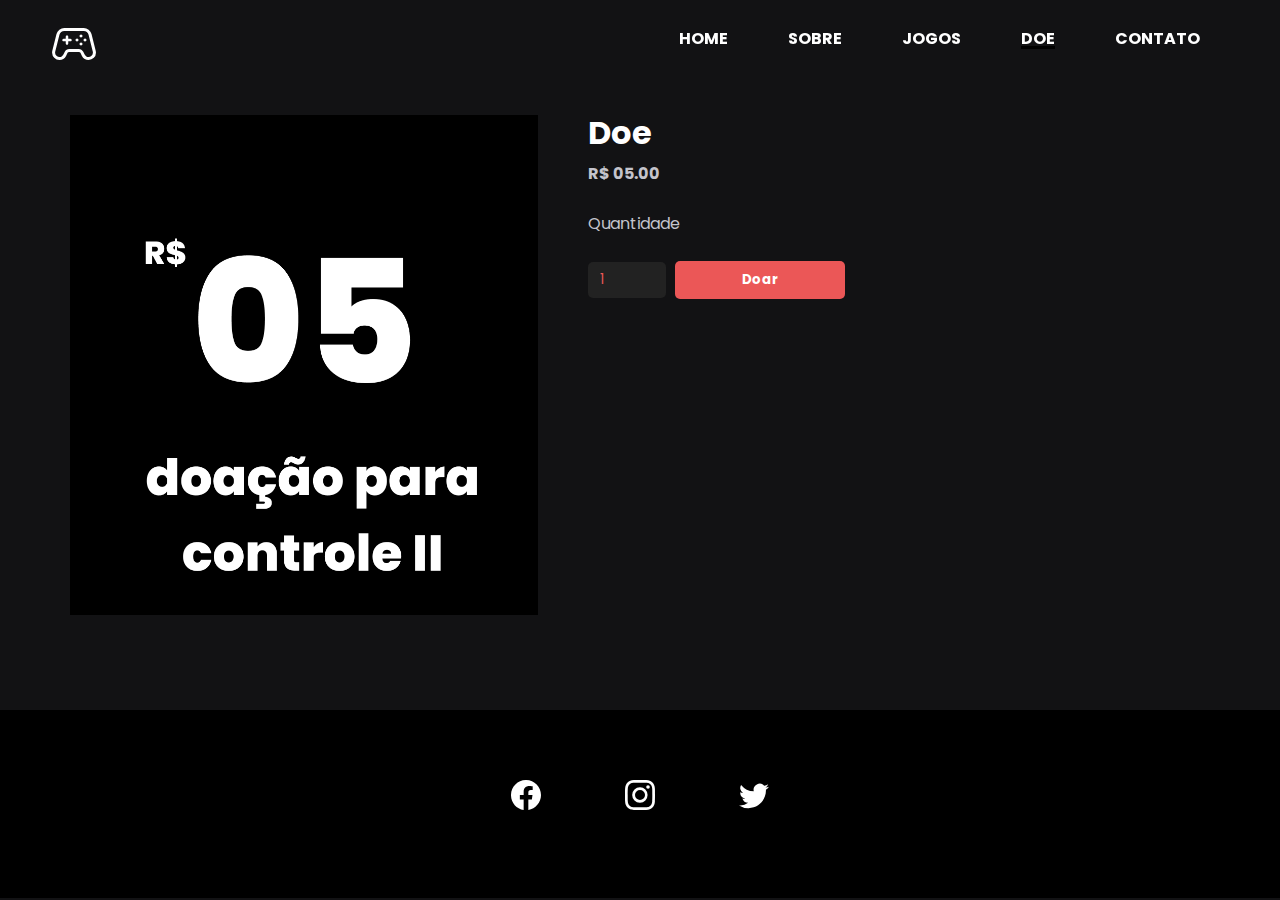
<file: html/doacao/5.html>
<!DOCTYPE html>
<html lang="en">

<head>
  <meta charset="UTF-8">
  <meta http-equiv="X-UA-Compatible" content="IE=edge">
  <meta name="viewport" content="width=device-width, initial-scale=1.0">
  <title>Doe - Controle II</title>

  <!-- FONTES -->
  <link rel="preconnect" href="https://fonts.googleapis.com">
  <link rel="preconnect" href="https://fonts.gstatic.com" crossorigin>
  <link href="https://fonts.googleapis.com/css2?family=Poppins:wght@400;700;800&display=swap" rel="stylesheet">

  <link rel="icon" href="/img/svg/stadia_controller_FILL0_wght400_GRAD0_opsz48.svg">

  <link rel="stylesheet" href="/css/navbar.css">
  <link rel="stylesheet" href="/css/pag-doe.css">
  <link rel="stylesheet" href="/css/footer.css">

</head>

<body>

  <div class="container">
    <header>
      <nav>
        <div class="nav-container">
          <a href="/index.html">
            <svg xmlns="http://www.w3.org/2000/svg" fill="white" height="48" width="48">
              <path
                d="M9.45 40q-3.15 0-5.2-2.2-2.05-2.2-2.15-5.15 0-.4.05-.9t.15-.9l4.2-16.8q.7-2.65 2.875-4.35Q11.55 8 14.25 8h19.5q2.7 0 4.875 1.7t2.875 4.35l4.2 16.8q.1.45.175.925.075.475.075.925 0 3-2.125 5.15Q41.7 40 38.55 40q-2.1 0-3.9-1.1-1.8-1.1-2.7-3l-1.4-2.9q-.25-.55-.725-.775Q29.35 32 28.75 32h-9.5q-.6 0-1.075.225T17.45 33l-1.4 2.9q-.9 1.9-2.7 3-1.8 1.1-3.9 1.1Zm.15-3q1.1 0 2.125-.575T13.4 34.6l1.4-2.85q.65-1.3 1.825-2.025Q17.8 29 19.25 29h9.5q1.4 0 2.6.75 1.2.75 1.9 2l1.4 2.85q.65 1.25 1.675 1.825T38.45 37q1.7 0 3.05-1.175 1.35-1.175 1.4-3.075 0-.25-.025-.575-.025-.325-.125-.625l-4.2-16.75q-.4-1.7-1.725-2.75Q35.5 11 33.75 11h-19.5q-1.75 0-3.075 1.05Q9.85 13.1 9.45 14.8l-4.2 16.75q-.05.2-.15 1.15 0 1.9 1.4 3.1Q7.9 37 9.6 37ZM27 21.5q-.6 0-1.05-.45-.45-.45-.45-1.1 0-.6.45-1.025.45-.425 1.1-.425.6 0 1.025.425.425.425.425 1.075 0 .6-.425 1.05-.425.45-1.075.45Zm4-4q-.6 0-1.05-.45-.45-.45-.45-1.1 0-.6.45-1.025.45-.425 1.1-.425.6 0 1.025.425.425.425.425 1.075 0 .6-.425 1.05-.425.45-1.075.45Zm0 8q-.6 0-1.05-.45-.45-.45-.45-1.1 0-.6.45-1.025.45-.425 1.1-.425.6 0 1.025.425.425.425.425 1.075 0 .6-.425 1.05-.425.45-1.075.45Zm4-4q-.6 0-1.05-.45-.45-.45-.45-1.1 0-.6.45-1.025.45-.425 1.1-.425.6 0 1.025.425.425.425.425 1.075 0 .6-.425 1.05-.425.45-1.075.45Zm-18 3.25q-.5 0-.875-.375t-.375-.875v-2.25H13.5q-.5 0-.875-.375T12.25 20q0-.5.375-.875t.875-.375h2.25V16.5q0-.5.375-.875T17 15.25q.5 0 .875.375t.375.875v2.25h2.25q.5 0 .875.375t.375.875q0 .5-.375.875t-.875.375h-2.25v2.25q0 .5-.375.875T17 24.75Z" />
            </svg>
          </a>

          <ul>
            <li><a href="/index.html">HOME</a></li>
            <li><a href="/html/sobre.html">SOBRE</a></li>
            <li><a href="jogos.html">JOGOS</a></li>
            <li class="nav-select"><a href="doe.html">DOE</a></li>
            <li><a href="contato.html">CONTATO</a></li>
          </ul>
        </div>
      </nav>
    </header>



    <section>
      <div class="container">
        <div class="quadrado">
          <img src="/img/doacao-5.png" alt="">
        </div>

        <div>
          <h2>Doe</h2>
          <span>R$ 05.00 </span>
          <br><br>
          <div class="quantidade">
            <label for="quantidade">Quantidade</label>
            <br><br>
            <input type="number" name="quantidade" id="quantidade" value="1">
            <input type="button" value="Doar" id="add-cart">
          </div>
        </div>
      </div>
    </section>


    <footer>
      <div class="container-footer">
        <div class="social-midia">
          <center>
            <a href=""><img src="/img/svg/facebook.svg" alt=""></a>


            <a href=""><img src="/img/svg/instagram.svg" alt=""></a>


            <a href=""><img src="/img/svg/twitter.svg" alt=""></a>


          </center>
        </div>
      </div>
    </footer>

  </div>

  <script src="/js/script.js"></script>
</body>

</html>
</file>
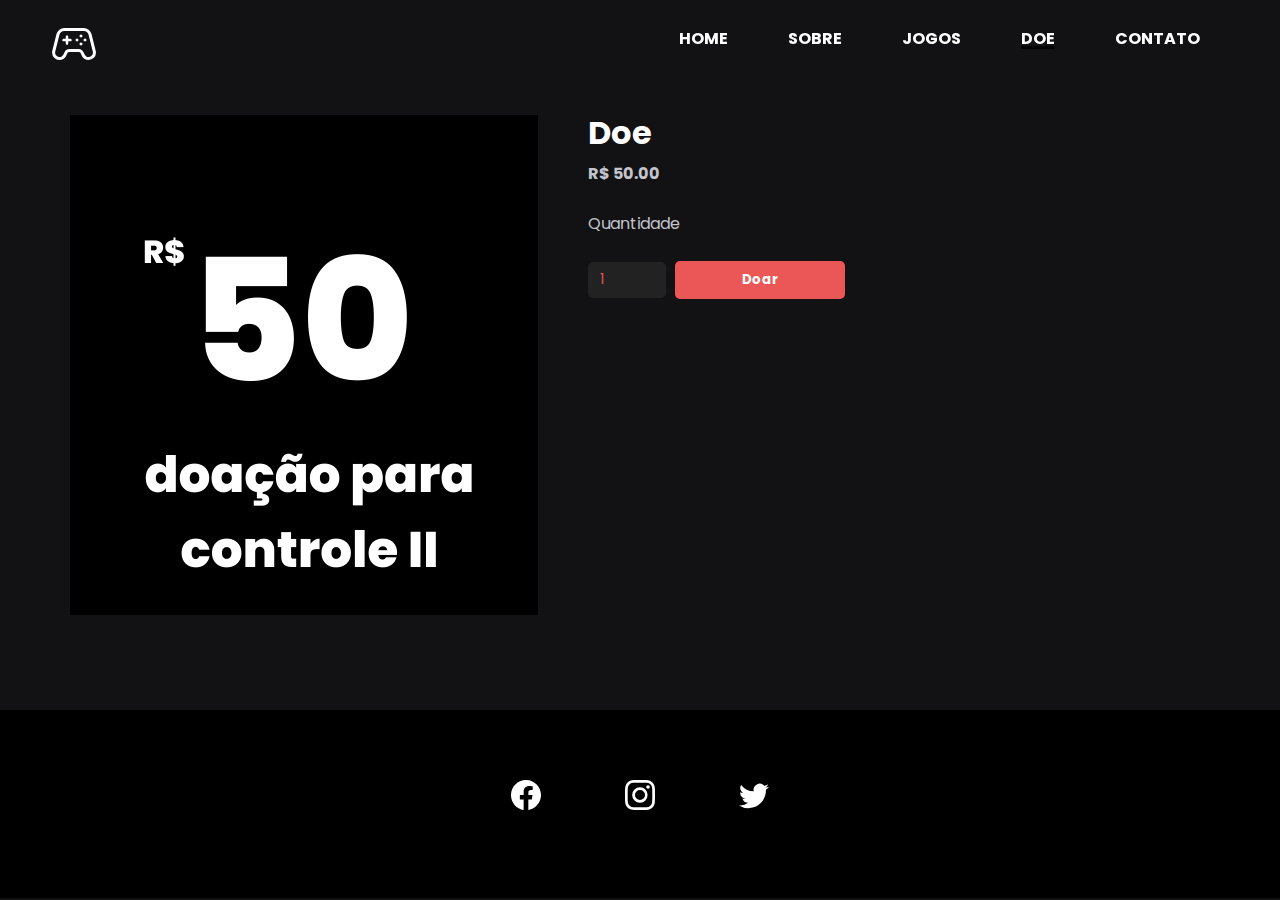
<file: html/doacao/50.html>
<!DOCTYPE html>
<html lang="en">

<head>
  <meta charset="UTF-8">
  <meta http-equiv="X-UA-Compatible" content="IE=edge">
  <meta name="viewport" content="width=device-width, initial-scale=1.0">
  <title>Doe - Controle II</title>

  <!-- FONTES -->
  <link rel="preconnect" href="https://fonts.googleapis.com">
  <link rel="preconnect" href="https://fonts.gstatic.com" crossorigin>
  <link href="https://fonts.googleapis.com/css2?family=Poppins:wght@400;700;800&display=swap" rel="stylesheet">

  <link rel="icon" href="/img/svg/stadia_controller_FILL0_wght400_GRAD0_opsz48.svg">

  <link rel="stylesheet" href="/css/navbar.css">
  <link rel="stylesheet" href="/css/pag-doe.css">
  <link rel="stylesheet" href="/css/footer.css">

</head>

<body>

  <div class="container">
    <header>
      <nav>
        <div class="nav-container">
          <a href="/index.html">
            <svg xmlns="http://www.w3.org/2000/svg" fill="white" height="48" width="48">
              <path
                d="M9.45 40q-3.15 0-5.2-2.2-2.05-2.2-2.15-5.15 0-.4.05-.9t.15-.9l4.2-16.8q.7-2.65 2.875-4.35Q11.55 8 14.25 8h19.5q2.7 0 4.875 1.7t2.875 4.35l4.2 16.8q.1.45.175.925.075.475.075.925 0 3-2.125 5.15Q41.7 40 38.55 40q-2.1 0-3.9-1.1-1.8-1.1-2.7-3l-1.4-2.9q-.25-.55-.725-.775Q29.35 32 28.75 32h-9.5q-.6 0-1.075.225T17.45 33l-1.4 2.9q-.9 1.9-2.7 3-1.8 1.1-3.9 1.1Zm.15-3q1.1 0 2.125-.575T13.4 34.6l1.4-2.85q.65-1.3 1.825-2.025Q17.8 29 19.25 29h9.5q1.4 0 2.6.75 1.2.75 1.9 2l1.4 2.85q.65 1.25 1.675 1.825T38.45 37q1.7 0 3.05-1.175 1.35-1.175 1.4-3.075 0-.25-.025-.575-.025-.325-.125-.625l-4.2-16.75q-.4-1.7-1.725-2.75Q35.5 11 33.75 11h-19.5q-1.75 0-3.075 1.05Q9.85 13.1 9.45 14.8l-4.2 16.75q-.05.2-.15 1.15 0 1.9 1.4 3.1Q7.9 37 9.6 37ZM27 21.5q-.6 0-1.05-.45-.45-.45-.45-1.1 0-.6.45-1.025.45-.425 1.1-.425.6 0 1.025.425.425.425.425 1.075 0 .6-.425 1.05-.425.45-1.075.45Zm4-4q-.6 0-1.05-.45-.45-.45-.45-1.1 0-.6.45-1.025.45-.425 1.1-.425.6 0 1.025.425.425.425.425 1.075 0 .6-.425 1.05-.425.45-1.075.45Zm0 8q-.6 0-1.05-.45-.45-.45-.45-1.1 0-.6.45-1.025.45-.425 1.1-.425.6 0 1.025.425.425.425.425 1.075 0 .6-.425 1.05-.425.45-1.075.45Zm4-4q-.6 0-1.05-.45-.45-.45-.45-1.1 0-.6.45-1.025.45-.425 1.1-.425.6 0 1.025.425.425.425.425 1.075 0 .6-.425 1.05-.425.45-1.075.45Zm-18 3.25q-.5 0-.875-.375t-.375-.875v-2.25H13.5q-.5 0-.875-.375T12.25 20q0-.5.375-.875t.875-.375h2.25V16.5q0-.5.375-.875T17 15.25q.5 0 .875.375t.375.875v2.25h2.25q.5 0 .875.375t.375.875q0 .5-.375.875t-.875.375h-2.25v2.25q0 .5-.375.875T17 24.75Z" />
            </svg>
          </a>

          <ul>
            <li><a href="/index.html">HOME</a></li>
            <li><a href="/html/sobre.html">SOBRE</a></li>
            <li><a href="jogos.html">JOGOS</a></li>
            <li class="nav-select"><a href="doe.html">DOE</a></li>
            <li><a href="contato.html">CONTATO</a></li>
          </ul>
        </div>
      </nav>
    </header>



    <section>
      <div class="container">
        <div class="quadrado">
          <img src="/img/doacao-50.png" alt="">
        </div>

        <div>
          <h2>Doe</h2>
          <span>R$ 50.00 </span>
          <br><br>
          <div class="quantidade">
            <label for="quantidade">Quantidade</label>
            <br><br>
            <input type="number" name="quantidade" id="quantidade" value="1">
            <input type="button" value="Doar" id="add-cart">
          </div>
        </div>
      </div>
    </section>


    <footer>
      <div class="container-footer">
        <div class="social-midia">
          <center>
            <a href=""><img src="/img/svg/facebook.svg" alt=""></a>


            <a href=""><img src="/img/svg/instagram.svg" alt=""></a>


            <a href=""><img src="/img/svg/twitter.svg" alt=""></a>


          </center>
        </div>
      </div>
    </footer>

  </div>

  <script src="/js/script.js"></script>
</body>

</html>
</file>
<file: css/navbar.css>
* {
  margin: 0;
  padding: 0;
  font-family: 'Poppins', sans-serif;
}

body{
  background-color: #121214;
}

body::-webkit-scrollbar {
  width: 12px; /* tamanho do scroll */
}

body::-webkit-scrollbar-track {
  background: #202024; /* cor do fundo */
}

body::-webkit-scrollbar-thumb {
  background-color: #EB5757; /* cor do scroll */
  border: none;
}

.destaque {
  color: #EB5757;
}

.transition {
  transition: .4s;
}

.brilho-img {
  filter: brightness(50%);
}

#minecraft {
  filter: brightness(30%);
}

header {
  position: relative;
  top: 0;
  height: auto;
  width: 100%;
}

nav {
  position: fixed;
  top: 0;
  height: 30px;
  width: 100%;
  z-index: 1;
  padding: 20px 0 20px 0;
  background-color: transparent;
  font-weight: bolder;
  transition: .6s;
}

nav.ativo{
  background-color: #EB5757;
  transition: .6s;
}


.nav-select {
  text-decoration: 3px underline;
}

.nav-container {
  position: relative;
  margin-right: 50px;
  margin-left: 50px;
}

svg {
  width: 50px;
  height: 50px;
  fill: white;
}

nav.ativo svg{
  fill: black;
}

.nav-container ul {
  float: right;
  line-height: 30px;
  /*Centralizar o texto*/
}

.nav-container ul li {
  list-style: none;
  float: left;
  margin: 0 20px 0 20px;
  padding: 4px 10px 4px 10px;
}

.nav-container ul li a {
  text-decoration: none;
  color: #fff;
}

nav.ativo .nav-container ul li a {
  color: #121214;
}

.nav-container ul li a:hover {
  text-decoration: 3px underline;
}
</file>
<file: css/contato.css>
html{
    scroll-behavior: smooth; /* suavizar transicao da ancora */
}
.container-painel{
    width: 100%;
    position: relative;
}

.container-painel img{
    width: 100%;
}

.conteudo-painel{
    position: absolute;
    top: 150px;
    left: 450px;
    color: #fff;
    padding-bottom: -500px;
    display: flex;
}


.quadrado{
    height: 350px;
    width: 351px;
    background-color: rgba(255, 255, 255, 0.479);
    margin-top: 15px;
    margin-left: 50px;
    border-radius: 5px;
    color: black;
    align-items: center;
    text-align: center;
}
.quadrado img{
    margin-top: 50px;
}

.quadrado h2{
    margin-top: 40px;
    font-size: 32px;
    font-weight: 700;
    line-height: 36px;
}

.quadrado p{
    font-size: 16px;
    line-height: 24px;
    width: 270px;
    margin-left: 40px;
    margin-top: 10px;
}

.quadrado a button{
    cursor: pointer;
    color: #fff;
    margin-top: 10px;
    font-size: 16px;
    font-weight: 700;
    background-color: #EB5757;
    height: 36px;
    width: 230px;
    border: none;
    border-radius: 5px;
}

.quadrado a button:hover{
    background-color: #333333;
}


.container-form{
    height: 532px;
    width: auto;
}

.sub-container-form{
    height: 402px;
    width: auto;
    display: flex;
    padding-top: 60px;
    padding-left: 10%;
}

.contato{
    width: 350px;
}



.container-form-contato{
    height: 400px;
    width: 800px;
    margin: 0 auto;

}



.h2{
    margin-bottom: 10px;
    font-size: 32px;
    font-weight: 700;
    color: #fff;
}

.p{
    font-size: 16px;
    color: #c4c4cc;
}

.p-margin{
    margin-top: 30px;
}

.red{
    color: #EB5757;
}

.container-form-contato label{
    color: #EB5757;
}

.required{
    color: #833232;
}

.container-form-contato input{
    background-color: #202024;
    width: 700px;
    height: 38px;
    border-radius: 5px;
    border: none;
    padding-left: 7px;
    margin-bottom: 10px;
    color: #fff;
}


.container-form-contato input:hover{
    border: 2px solid #EB5757;
    cursor: text;
}

.container-form-contato textarea{
    background-color: #202024;
    width: 707px;
    height: 58px;
    border-radius: 5px;
    border: none;
    padding: 5px;
    cursor: text;
    color: #fff;
    resize: none;
}

.container-form-contato textarea:hover{
    border: 2px solid #EB5757;
}

.container-form-contato p{
    margin-bottom: 10px;
}



#button-form{
    background: #EB5757;
    font-size: 16px;
    font-weight: 700;
    line-height: 24px;
    height: 36px;
    width: 106px;
    border-radius: 5px;
    border: none;
    cursor: pointer;
    color: #fff;
    margin-top: 12px;
}

#button-form:hover{
    background-color: #833232;
    color: #fff;
}
</file>
<file: css/footer.css>
footer {
  height: 188px;
  width: 100%;
  background-color: #000000;
}

.container-footer {
  height: 103px;
  width: 100%;
}

.social-midia {
  display: inline;
}


.social-midia a img {
  margin-top: 50px;
  padding: 20px 40px 20px 40px;
  cursor: pointer;
}

.social-midia a img:hover {
  background-color: #EB5757;
  border-radius: 10px;
}
</file>
<file: css/doe.css>
a{
    text-decoration: none;
}
.container-painel{
    width: 100%;
    position: relative;
    
}

.container-painel img{
    width: 100%;
    z-index: 1;
}

.conteudo-painel{
    position: absolute;
    text-align: center;
    top: 250px;
    left: 100px;
    right: 100px;
    color: #fff;
}

.conteudo-painel h1{
    font-size: 38px;
    font-weight: 800;
    line-height: 54px;
    margin-bottom: -10px;
}

.conteudo-painel span{
    font-size: 30px;
    line-height: 45px;
}

.conteudo-painel p{
    font-size: 16px;
    line-height: 24px;
    margin-top: 20px;
}


.container-section{
    width: 1200px;
}



.button{
    background-color: #EB5757;
    height: 50px;
    width: 100px;
    border-radius: 5px;
    border: none;
    color: #fff;
    font-weight: 800;
    font-size: 24px;
    cursor: pointer;
    margin-left: 60%;
}

.button:hover{
    background-color: #833232;
    color: #ffff;
}




.table table{
    margin: 100px;
    width: 700px;
    height: 500px;
    color: #fff;
}

.table table #titulo{
    font-size: 50px;
    background-color: #EB5757;
    color: #fff;
    font-weight: 800;
}

.table table .valor{
    padding-left: 20px;
    font-size: 30px;
    font-weight: 700;
}
</file>
<file: css/sobre.css>
/* ================ PAINEL ================ */
.container-painel{
    width: 100%;
    position: relative;
}

.container-painel img{
    height: 650px;
    width: 100%;
    z-index: 1;
}

.conteudo-painel{
    position: absolute;
    text-align: left;
    top: 250px;
    left: 100px;
    color: #fff;
}

.conteudo-painel form button{
    background-color: #ffffff00;
    border: 2px solid #fff;
    color: #fff;
    height: 36px;
    width: 140px;
    font-size: 16px;
    border-radius: 5px;
    margin-top: 20px;
    cursor: pointer;
    font-weight: 700;
}

.conteudo-painel form button:hover{
    background-color: #fff;
    color: #333333;
}

.conteudo-painel h1{
    font-size: 62px;
    font-weight: 700;
    line-height: 74px;
    padding-bottom: 10px;
}

.conteudo-painel p{
    font-size: 18px;
    line-height: 27px
}


/* ================ CONTEUDO ================ */

.container-pq{
    height: 210px;
    width: 100%;
    padding: 65px 0 0 0;
}

.container-pq .texto{
    height: 299px;
    width: 550px;
    margin: 0 149px 0 149px;
    display: block;
}


.texto .titulo{
    font-size: 14px;
    line-height: 21px;
}

.texto h2{
    font-size: 32px;
    font-weight: 700;
    line-height: 36px;
    color: #fff;
    margin-top: 10px;
    margin-bottom: 10px;
    display: block;
}

.texto p{
    font: 16px;
    line-height: 24px;
    color: #C4C4CC;
    display: inline;
}


.container-img{
    height: 320px;
    width: 100%;
    padding: 65px 0 65px 0;
}

.list{
    height: 190px;
    width: 1170px;
    display: flex;
}

.list .conteudo{
 
    width: 1170px;
}

.conteudo h3{
    font-size: 24px;
    font-weight: 700;
    color: #fff;
}

.conteudo p{
    font-size: 16px;
    line-height: 24px;
    color: #C4C4CC;
    margin: 10px;
}
</file>
<file: css/pag-doe.css>
section{
    height: 580px;
    width: auto;
    padding: 65px 0 65px 0;

}

section .container{
    height: 450px;
    width: 1200px;
    margin: 50px 55px 0 55px;
    padding: 0 15px 0 15px;
    display: flex;
}

.container .quadrado img{  
  height: 500px;
  width: 468px;
}

.container h2{
    font-size: 32px;
    font-weight: 700;
    line-height: 36px;
    color: #fff;
    margin-left: 50px;
    margin-bottom: 10px;
}

.container span{
    font-size: 16px;
    font-weight: 700;
    color: #C4C4CC;
    margin-left: 50px;
}

.quantidade {
    height: 77px;
    width: 597px;
    margin: 0 0 15px 0;
}

.quantidade label{
    font-size: 16px;
    color: #C4C4CC;
    margin-left: 50px;

}

.quantidade #quantidade{
    height: 20px;
    width: 60px;
    font: 16px;
    padding: 8px 6px 8px 12px;
    border-radius: 5px;
    border: none;
    margin-left: 50px;
    background-color: #222222;
    color: #EB5757;
}

.quantidade #add-cart{
    margin-left: 5px;
    font-weight: 700;
    height: 38px;
    width: 170px;
    border: none;
    border-radius: 5px;
    color: #fff;
    cursor: pointer;
    background-color: #EB5757;
}

.quantidade #add-cart:hover{
    background-color: #833232;
    color: #fff;
}


iframe{
    height: 300px;
    width: 600px;
    margin-left: 50px;
    margin-top: 13px;
}
</file>
